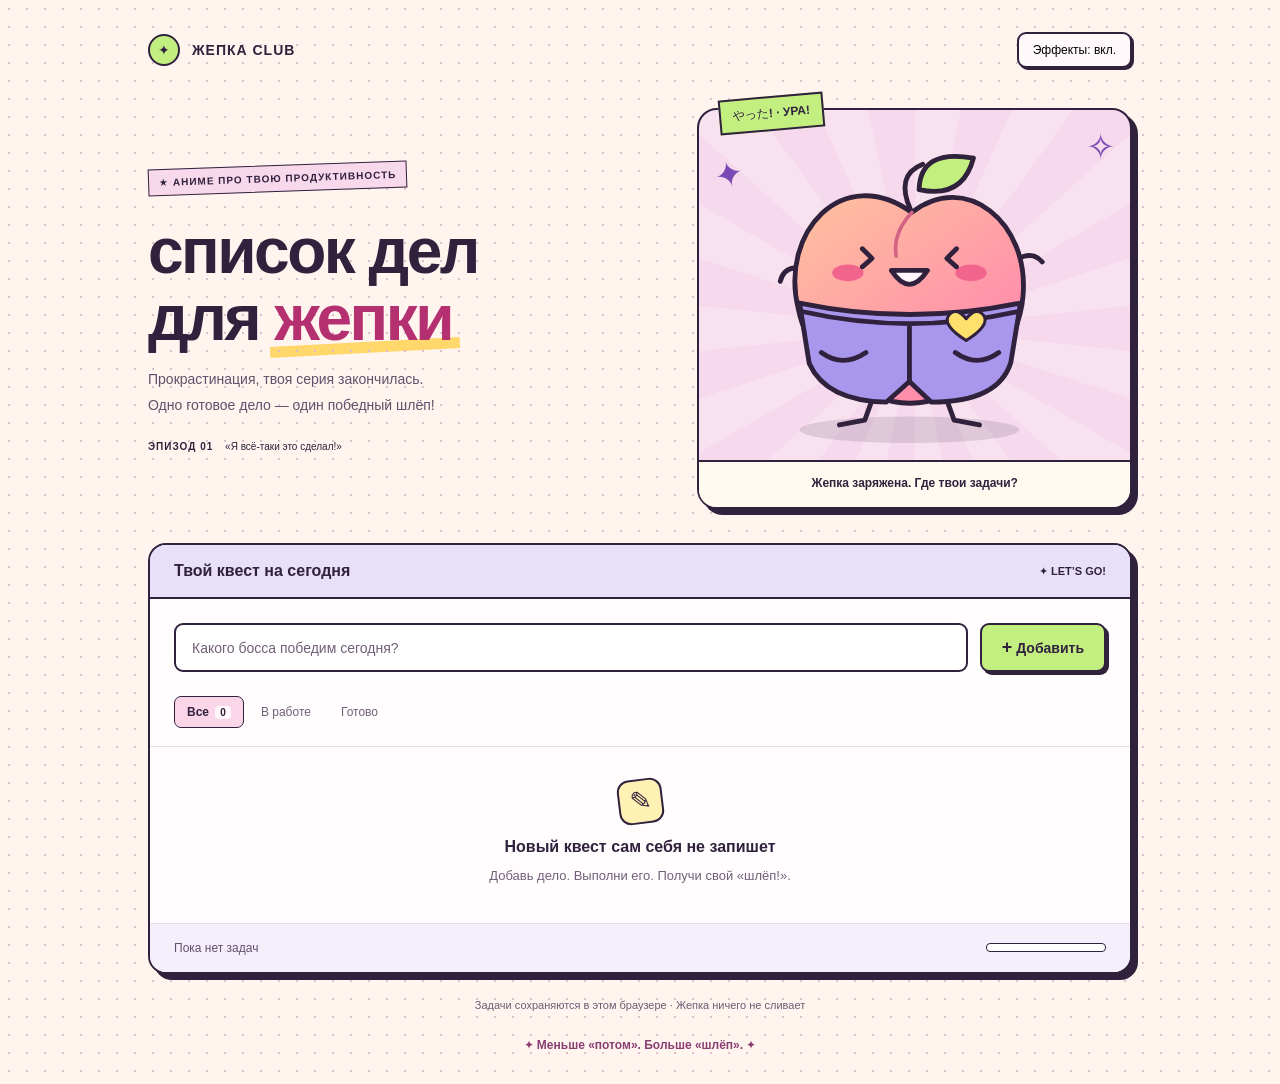
<file: index.html>
<!doctype html>
<html lang="ru">
<head>
  <meta charset="utf-8">
  <meta name="viewport" content="width=device-width, initial-scale=1">
  <meta name="theme-color" content="#f9d9ec">
  <title>список дел для жепки</title>
  <link rel="stylesheet" href="styles.css">
  <script src="app.js" defer></script>
</head>
<body>
  <main class="app">
    <nav class="topbar" aria-label="Настройки">
      <div class="brand"><span aria-hidden="true">✦</span> ЖЕПКА CLUB</div>
      <button id="effects-toggle" class="effects-toggle" type="button" aria-pressed="true">Эффекты: вкл.</button>
    </nav>
    <header class="hero">
      <div class="hero-copy">
        <p class="eyebrow"><span aria-hidden="true">★</span> АНИМЕ ПРО ТВОЮ ПРОДУКТИВНОСТЬ</p>
        <h1>список дел<br>для <span>жепки</span></h1>
        <p class="subtitle">Прокрастинация, твоя серия закончилась.<br>Одно готовое дело — один победный шлёп!</p>
        <p class="episode">ЭПИЗОД 01 <span>«Я всё-таки это сделал!»</span></p>
      </div>
      <section id="mascot-stage" class="mascot-stage" aria-label="Мультяшный персик в шортах празднует выполненные задачи">
        <span class="manga-label" aria-hidden="true">やった! · УРА!</span>
        <span class="star star-one" aria-hidden="true">✦</span>
        <span class="star star-two" aria-hidden="true">✧</span>
        <svg class="mascot" viewBox="0 0 340 270" aria-hidden="true">
          <defs>
            <linearGradient id="peach" x1="0" y1="0" x2="0.8" y2="1"><stop stop-color="#ffc39e"/><stop offset="1" stop-color="#ff83ae"/></linearGradient>
          </defs>
          <ellipse cx="166" cy="245" rx="91" ry="11" fill="#30223d" opacity=".13"/>
          <g class="peach-body" stroke="#30223d" stroke-width="4" stroke-linecap="round" stroke-linejoin="round">
            <path d="M137 215l-8 22-21 4m87-26 8 22 21 4" fill="none"/>
            <path d="M95 118Q64 102 59 122m178-4q27-27 39-12" fill="none"/>
            <path d="M167 63Q154 34 177 25" fill="none"/>
            <path d="M174 46q1-34 45-26-9 34-45 26" fill="#c3ef81"/>
            <path d="M168 65C111 24 58 81 74 145c6 31 33 62 63 72q30 12 58 0c36-14 62-47 65-82 6-62-48-105-92-70Z" fill="url(#peach)"/>
            <path d="M168 65q-16 17-13 36" fill="none" stroke="#d26384" stroke-width="3"/>
            <ellipse cx="115" cy="115" rx="13" ry="7" fill="#f1648d" stroke="none"/>
            <ellipse cx="217" cy="115" rx="13" ry="7" fill="#f1648d" stroke="none"/>
            <path d="M127 95l8 8-8 7m78-15-8 8 8 7" fill="none"/>
            <path d="M151 113q15 23 30 0Z" fill="#fff7fb"/>
            <path d="M75 140q92 19 183 0l-8 49q-10 33-66 33l-18-17-19 17q-50-1-64-32Z" fill="#a897ed"/>
            <path d="M77 147q89 20 179 0m-90 12v46m-73-24q18 13 37 0m74 0q18 13 36 0" fill="none"/>
            <path d="M213 153q-9-11-15-2-4 8 15 20 19-12 15-20-6-9-15 2Z" fill="#ffe06d" stroke-width="2.5"/>
          </g>
          <g class="slap-hand" stroke="#30223d" stroke-width="3" stroke-linejoin="round">
            <path d="M324 178l-38-5-17-19q-8-10-13-4l8 16-31-14q-8-3-9 3l27 15-36-9q-8-1-7 5l36 13-31-3q-8 0-6 6l38 9-21 3q-7 3-2 7l36 3 21-8 36 9Z" fill="#fff9e8"/>
            <path d="M299 175l-5 25 35 9 5-31Z" fill="#c3ef81"/>
          </g>
          <path class="impact" d="m238 141 9-24 5 24 23-8-15 22 19 13-26-1-2 25-13-20-19 10 9-23-19-14Z" fill="#ffe06d" stroke="#30223d" stroke-width="3"/>
        </svg>
        <span class="slap-word" aria-hidden="true">ШЛЁП!</span>
        <p id="reaction-text" class="reaction" role="status" aria-live="polite">Жепка заряжена. Где твои задачи?</p>
      </section>
    </header>
    <section class="task-panel" aria-label="Список дел">
      <div class="panel-heading"><h2>Твой квест на сегодня</h2><span aria-hidden="true">✦ LET’S GO!</span></div>
      <form id="task-form" class="add-form">
        <label class="sr-only" for="task-input">Новая задача</label>
        <input id="task-input" type="text" placeholder="Какого босса победим сегодня?" maxlength="200" autocomplete="off" required>
        <button class="add-button" type="submit"><span aria-hidden="true">+</span> Добавить</button>
      </form>
      <div class="toolbar">
        <div class="filters" role="group" aria-label="Показать задачи">
          <button type="button" data-filter="all" aria-pressed="true">Все <span id="total-count">0</span></button>
          <button type="button" data-filter="active" aria-pressed="false">В работе</button>
          <button type="button" data-filter="completed" aria-pressed="false">Готово</button>
        </div>
        <button id="clear-completed" class="text-button" type="button" hidden>Убрать готовые</button>
      </div>
      <ul id="task-list" class="task-list" aria-label="Задачи"></ul>
      <div id="empty-state" class="empty-state">
        <div class="empty-icon" aria-hidden="true">✎</div>
        <h2 id="empty-title">Новый квест сам себя не запишет</h2>
        <p id="empty-description">Добавь дело. Выполни его. Получи свой «шлёп!».</p>
      </div>
      <footer class="panel-footer">
        <p id="progress-text" role="status" aria-live="polite">Пока нет задач</p>
        <div id="progress" class="progress" role="progressbar" aria-label="Выполнено задач" aria-valuemin="0" aria-valuemax="100" aria-valuenow="0"><span id="progress-fill"></span></div>
      </footer>
    </section>
    <p id="storage-message" class="storage-note" role="status">Задачи сохраняются в этом браузере · Жепка ничего не сливает</p>
    <aside class="tip">✦ Меньше «потом». Больше «шлёп». ✦</aside>
  </main>
</body>
</html>
</file>
<file: styles.css>
:root { font-family: "Trebuchet MS", "Segoe UI", sans-serif; color: #30223d; background: #fff5ee; font-synthesis: none; --ink: #30223d; --pink: #fb7bb1; --muted: #716078; --line: #e9dbe6; }
* { box-sizing: border-box; }
body { margin: 0; background-image: radial-gradient(#ddbecd 1px, transparent 1px); background-size: 18px 18px; }
button, input { font: inherit; }
button { cursor: pointer; touch-action: manipulation; }
button:focus-visible, input:focus-visible { outline: 3px solid #7853cd; outline-offset: 4px; }
[hidden] { display: none !important; }
.app { max-width: 1040px; padding: 32px 28px; margin: 0 auto; }
.topbar { display: flex; align-items: center; justify-content: space-between; gap: 12px; }
.brand { font-size: 14px; font-weight: 900; letter-spacing: 1px; }
.brand span { display: inline-grid; place-items: center; width: 32px; height: 32px; margin-right: 7px; background: #c3ef81; border: 2px solid var(--ink); border-radius: 50%; }
.effects-toggle { padding: 9px 14px; background: #fff9fc; border: 2px solid var(--ink); border-radius: 9px; font-size: 12px; box-shadow: 2px 2px 0 var(--ink); }
.effects-toggle[aria-pressed="false"] { background: #eee9f2; }
.hero { display: grid; grid-template-columns: 1.2fr 1fr; gap: 28px; align-items: center; padding: 40px 0 34px; }
.eyebrow { display: inline-block; padding: 7px 10px; background: #f8d8eb; border: 1.5px solid var(--ink); font-size: 10px; font-weight: 800; letter-spacing: 1px; transform: rotate(-2deg); }
h1 { font-size: clamp(42px, 5.5vw, 64px); line-height: 1.04; letter-spacing: -2.5px; margin: 16px 0; font-weight: 900; }
h1 span { color: #b43070; position: relative; }
h1 span::after { content: ""; display: block; position: absolute; left: -4px; bottom: 1px; right: -8px; height: 11px; background: #ffd76b; z-index: -1; transform: rotate(-3deg); }
.subtitle { font-size: 14px; line-height: 1.8; color: #62516b; }
.episode { margin-top: 23px; font-size: 10px; font-weight: 900; letter-spacing: 1px; }
.episode span { font-weight: 400; letter-spacing: 0; margin-left: 8px; }
.mascot-stage { position: relative; isolation: isolate; min-width: 0; background: #f6d9ec; border: 2px solid var(--ink); border-radius: 20px; box-shadow: 6px 6px 0 var(--ink); background-image: repeating-conic-gradient(from 0deg at 50% 55%, #fff5f650 0deg 12deg, transparent 12deg 24deg); }
.mascot { display: block; width: 100%; padding: 24px 10px 0; }
.manga-label { position: absolute; top: -14px; left: 20px; background: #c3ef81; padding: 7px 12px; font-size: 12px; font-weight: 900; border: 2px solid var(--ink); transform: rotate(-5deg); }
.star { position: absolute; font-size: 35px; color: #7b49b4; }
.star-one { left: 15px; top: 45px; transform: rotate(-15deg); }
.star-two { right: 15px; top: 17px; }
.reaction { background: #fffaf0; border-top: 2px solid var(--ink); padding: 14px 9px; margin: 0; border-radius: 0 0 17px 17px; text-align: center; font-size: 12px; font-weight: 700; min-height: 47px; }
.peach-body { transform-box: fill-box; transform-origin: center bottom; }
.slap-hand, .impact, .slap-word { opacity: 0; }
.slap-hand { transform: translateX(80px); }
.slap-word { position: absolute; top: 26%; right: -9px; font-size: 28px; font-weight: 900; background: #ffe06d; padding: 5px 13px; border: 3px solid var(--ink); transform: rotate(12deg); box-shadow: 3px 3px 0 var(--ink); }
.is-slapping .slap-hand { animation: hand-slap 850ms both; }
.is-slapping .peach-body { animation: peach-wobble 850ms both; }
.is-slapping .impact { animation: impact-pop 850ms both; transform-origin: 244px 153px; }
.is-slapping .slap-word { animation: word-pop 850ms both; }
@keyframes hand-slap { 0% { opacity: 0; transform: translateX(80px) rotate(12deg); } 15% { opacity: 1; } 30%, 40% { opacity: 1; transform: translateX(-8px); } 70%, 100% { opacity: 0; transform: translateX(80px); } }
@keyframes peach-wobble { 0%, 27%, 100% { transform: rotate(0) scale(1); } 35% { transform: rotate(-9deg) scale(1.08,.9); } 48% { transform: rotate(7deg) scale(.95,1.06); } 62% { transform: rotate(-4deg); } 78% { transform: rotate(2deg); } }
@keyframes impact-pop { 0%, 27%, 65%, 100% { opacity: 0; transform: scale(.5); } 33%, 48% { opacity: 1; transform: scale(1.2); } }
@keyframes word-pop { 0%, 27% { opacity: 0; transform: rotate(12deg) scale(.6); } 36%, 75% { opacity: 1; transform: rotate(12deg) scale(1); } 100% { opacity: 0; transform: rotate(5deg) translateY(-15px); } }
.task-panel { background: #fffcfe; border: 2px solid var(--ink); border-radius: 18px; box-shadow: 6px 6px 0 var(--ink); overflow: hidden; }
.panel-heading { display: flex; align-items: center; justify-content: space-between; gap: 10px; padding: 17px 24px; background: #e8dffb; border-bottom: 2px solid var(--ink); }
.panel-heading h2 { font-size: 16px; margin: 0; }
.panel-heading > span { font-size: 11px; font-weight: 900; white-space: nowrap; }
.add-form { display: flex; gap: 12px; padding: 24px; }
.add-form input { min-width: 0; flex: 1; border: 2px solid var(--ink); border-radius: 9px; background: #fff; padding: 14px 16px; color: var(--ink); font-size: 14px; }
input::placeholder { color: var(--muted); }
.add-button { border: 2px solid var(--ink); border-radius: 9px; padding: 12px 20px; background: #c3ef81; color: var(--ink); box-shadow: 3px 3px 0 var(--ink); font-size: 14px; font-weight: 800; }
.add-button:hover { background: #d3ffa2; transform: translateY(-1px); }
.add-button:active { transform: translate(2px,2px); box-shadow: 1px 1px 0 var(--ink); }
.add-button span { font-size: 18px; }
.toolbar { display: flex; justify-content: space-between; align-items: center; gap: 10px; padding: 0 24px 18px; border-bottom: 1px solid var(--line); }
.filters { display: flex; gap: 4px; }
.filters button { border: 1.5px solid transparent; background: transparent; color: var(--muted); font-size: 12px; padding: 8px 12px; border-radius: 7px; }
.filters button[aria-pressed="true"] { background: #fbd5e8; color: var(--ink); border-color: var(--ink); font-weight: 800; }
#total-count { padding: 1px 5px; margin-left: 3px; border-radius: 4px; background: #fff8fc; font-size: 10px; }
.text-button { border: none; background: transparent; color: var(--muted); padding: 10px 0; font-size: 11px; }
.text-button:hover { color: #a02b65; text-decoration: underline; }
.task-list { list-style: none; padding: 0; margin: 0; }
.task-row { display: flex; align-items: center; gap: 12px; min-height: 66px; margin: 0 24px; border-bottom: 1px dashed #d3c0d5; }
.task-row:last-child { border-bottom: none; }
.task-label { display: flex; align-items: center; gap: 13px; flex: 1; min-width: 0; cursor: pointer; padding: 16px 0; }
.task-checkbox { flex-shrink: 0; width: 22px; height: 22px; margin: 0; accent-color: #8a3e86; cursor: pointer; }
.task-title { font-size: 14px; line-height: 1.5; overflow-wrap: anywhere; }
.task-row.completed .task-title { color: #817084; text-decoration: line-through; }
.delete-button { flex-shrink: 0; border: none; background: none; border-radius: 6px; width: 36px; height: 36px; color: var(--muted); font-size: 24px; }
.delete-button:hover { color: #9d285d; background: #ffe5ee; }
.empty-state { padding: 32px 20px 36px; text-align: center; }
.empty-icon { display: grid; place-items: center; width: 45px; height: 45px; margin: 0 auto 14px; border: 2px solid var(--ink); border-radius: 12px; background: #fff0b4; font-size: 26px; transform: rotate(-7deg); }
.empty-state h2 { font-size: 16px; margin: 0 0 10px; }
.empty-state p { color: var(--muted); font-size: 13px; margin: 0; line-height: 1.6; }
.panel-footer { display: flex; align-items: center; justify-content: space-between; gap: 16px; background: #f5effc; padding: 17px 24px; border-top: 1px solid var(--line); }
.panel-footer p { font-size: 12px; color: #62516b; margin: 0; }
.progress { width: 120px; height: 9px; background: #fff; border: 1.5px solid var(--ink); border-radius: 4px; overflow: hidden; flex-shrink: 0; }
.progress span { display: block; height: 100%; width: 0; background: #b9e77a; transition: width 180ms; }
.storage-note { text-align: center; color: #6c5b74; font-size: 11px; margin-top: 22px; line-height: 1.7; }
.tip { margin-top: 24px; color: #8a3e72; font-size: 12px; text-align: center; font-weight: 700; }
.sr-only { position: absolute; width: 1px; height: 1px; padding: 0; margin: -1px; overflow: hidden; clip-path: inset(50%); white-space: nowrap; border: 0; }
@media (max-width: 700px) {
  .app { padding: 22px 18px; }
  .hero { grid-template-columns: 1fr; gap: 28px; padding-top: 24px; }
  h1 { font-size: 54px; }
  .mascot-stage { width: 100%; max-width: 340px; justify-self: center; }
  .episode { margin-bottom: 0; }
  .mascot { max-height: 245px; }
}
@media (max-width: 460px) {
  .brand { font-size: 11px; letter-spacing: 0; }
  .brand span { width: 26px; height: 26px; margin-right: 3px; }
  .effects-toggle { font-size: 11px; padding: 8px; }
  .eyebrow { font-size: 8px; letter-spacing: .6px; }
  h1 { font-size: 48px; }
  .panel-heading { padding: 16px; }
  .panel-heading h2 { font-size: 14px; }
  .panel-heading > span { font-size: 9px; }
  .add-form { padding: 16px; gap: 10px; flex-wrap: wrap; }
  .add-form input { flex-basis: 100%; }
  .add-button { width: 100%; }
  .toolbar { padding: 0 16px 14px; flex-wrap: wrap; }
  .filters button { padding: 8px 10px; }
  .task-row { margin: 0 16px; }
  .panel-footer { padding: 16px; }
  .panel-footer p { font-size: 11px; }
  .progress { width: 75px; }
  .empty-state h2 { font-size: 15px; }
}
@media (prefers-reduced-motion: reduce) {
  *, *::before, *::after { animation: none !important; transition: none !important; }
}
</file>
